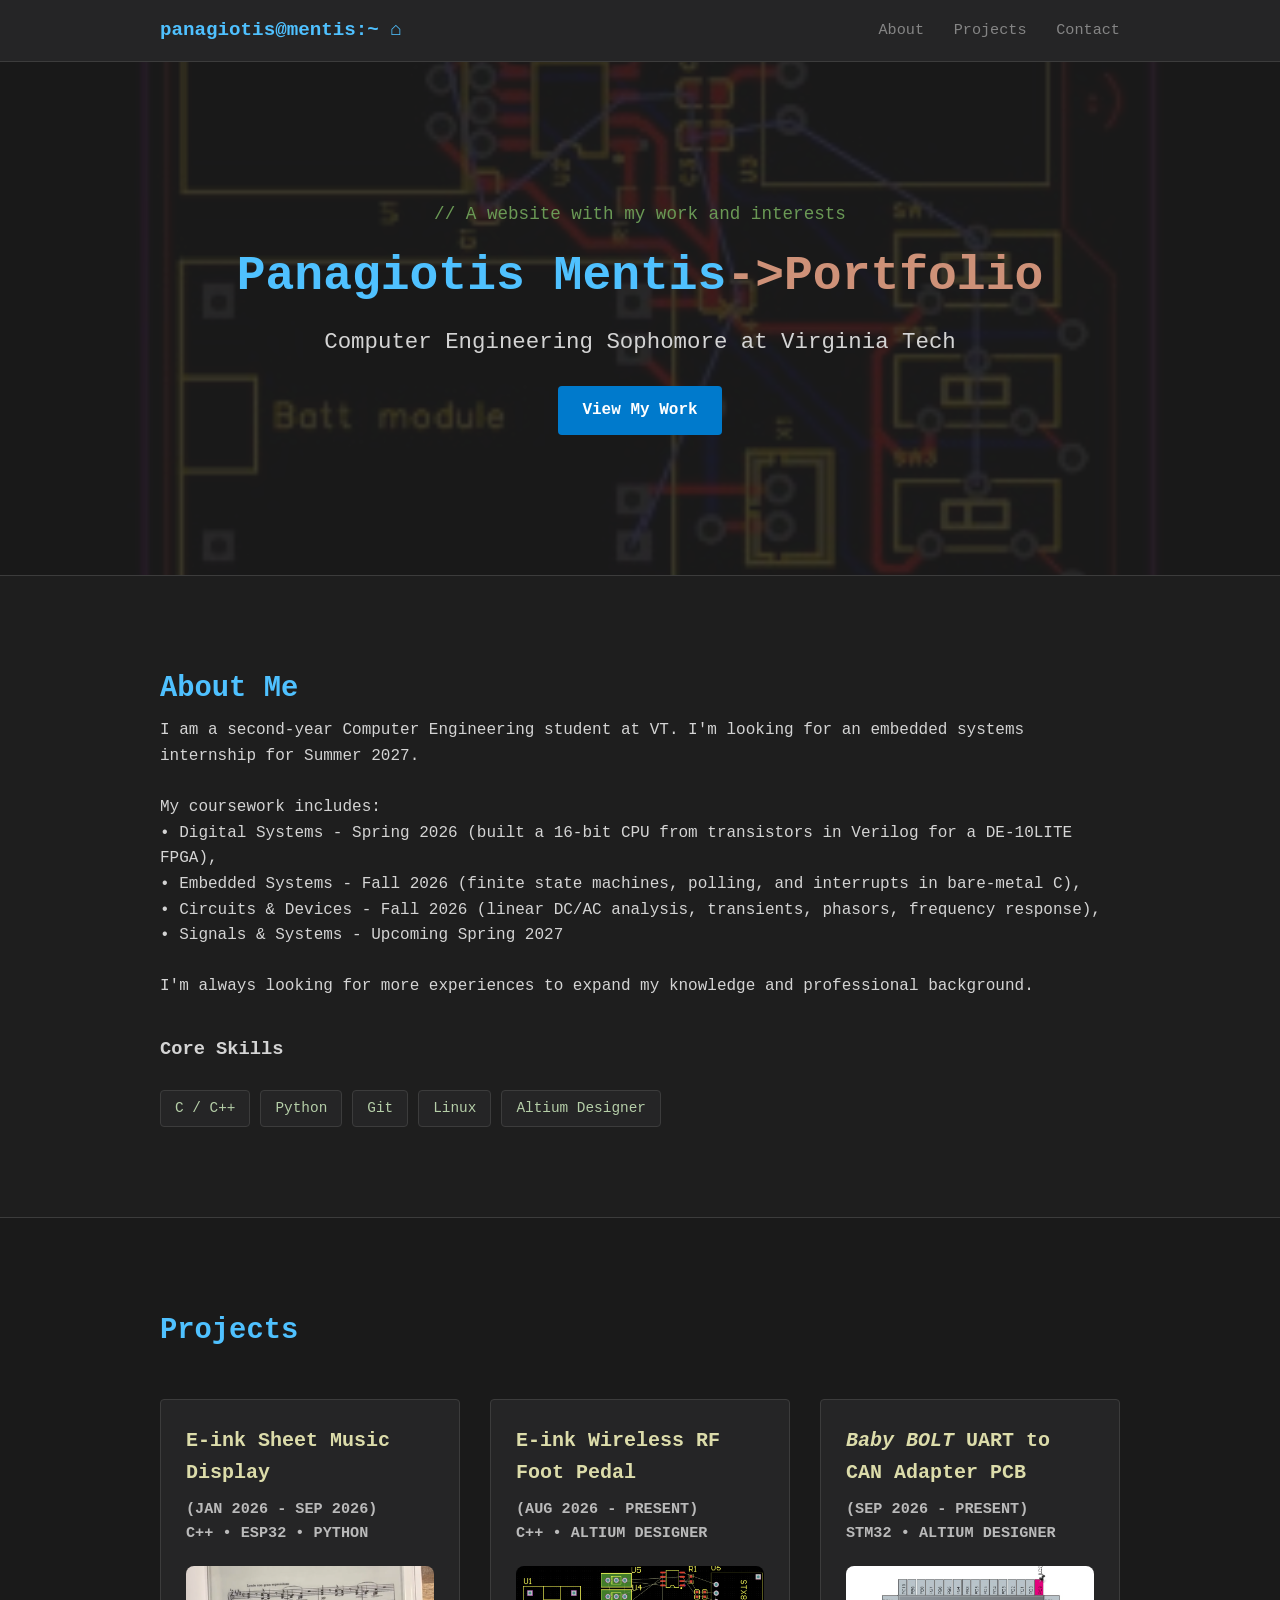
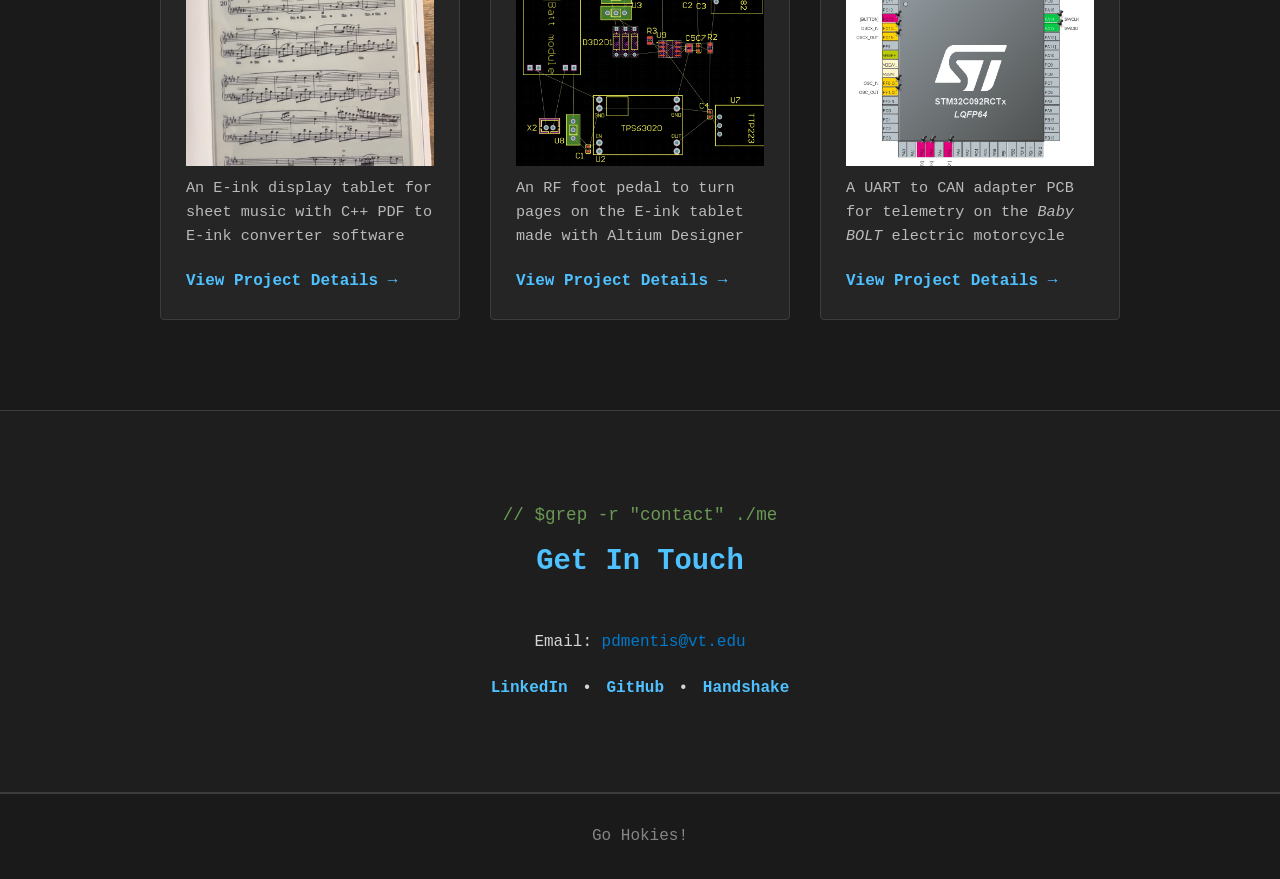
<file: index.html>
<!DOCTYPE html>
<html lang="en">
<head>
    <meta charset="UTF-8">
    <meta name="viewport" content="width=device-width, initial-scale=1.0">
    <title>Panagiotis Mentis | Project Portfolio</title>
    <link rel="stylesheet" href="style.css">
</head>
<body>

    <header>
        <div class="nav-container">
            <a href="#" class="logo"><span class="highlight">panagiotis@mentis:~ ⌂</span></a>
            <nav>
                <a href="#about">About</a>
                <a href="#projects">Projects</a>
                <a href="#contact">Contact</a>
            </nav>
        </div>
    </header>

    <!-- Hero Section with Custom Background Image -->
    <section class="hero">
        <div class="hero-overlay"></div>
        <div class="hero-content">
            <p class="hero-accent">// A website with my work and interests</p>
            <h1> <span class="highlight">Panagiotis Mentis</span>->Portfolio</h1>
            <h2>Computer Engineering Sophomore at Virginia Tech</h2>
            <a href="#projects" class="btn">View My Work</a>
        </div>
    </section>

    <section id="about" class="section">
        <div class="container">
            <h2>About Me</h2>
            <p>I am a second-year Computer Engineering student at VT. I'm looking for an embedded systems internship for Summer 2027. 
                <br> <br> My coursework includes: <br>
                • Digital Systems - Spring 2026 (built a 16-bit CPU from transistors in Verilog for a DE-10LITE FPGA),  <br> 
                • Embedded Systems - Fall 2026 (finite state machines, polling, and interrupts in bare-metal C),  <br>
                • Circuits & Devices - Fall 2026 (linear DC/AC analysis, transients, phasors, frequency response), <br>
                • Signals & Systems - Upcoming Spring 2027 <br> <br>
                
                I'm always looking for more experiences to expand my knowledge and professional background.
            </p>
            
            <h3>Core Skills</h3>
            <div class="skills-grid">
                <span class="skill-tag">C / C++</span>
                <span class="skill-tag">Python</span>
                <span class="skill-tag">Git</span>
                <span class="skill-tag">Linux</span>
                <span class="skill-tag">Altium Designer</span>
            </div>
        </div>
    </section>

    <section id="projects" class="section bg-alt">
        <div class="container">
            <h2>Projects</h2>
            <div class="projects-grid">
                
                <!-- Project 1 Card -->
                <div class="project-card">
                    <div class="card-header">
                        <!-- <span class="folder-icon">📁</span> -->
                        <h3>E-ink Sheet Music Display</h3>
                    </div>
                    <p class="project-tech">(Jan 2026 - Sep 2026)<br>C++ • ESP32 • Python</p>
                    <img src="images/project-1.jpg" alt="E-ink sheet music display image" class="project-image">
                    
                    <p>An E-ink display tablet for sheet music with C++ PDF to E-ink converter software</p>
                    <!-- <a href="project-1/index.html" class="project-link">View Project Details →</a> -->
                    <a href="https://github.com/PanagiotisMentis/EinkSheetMusic" target="_blank" class="project-link">View Project Details →</a>
                </div>

                <!-- Project 2 Card -->
                <div class="project-card">
                    <div class="card-header">
                        <!-- <span class="folder-icon">📁</span> -->
                        <h3>E-ink Wireless RF Foot Pedal</h3>
                    </div>
                    <p class="project-tech">(Aug 2026 - Present)<br>C++ • Altium Designer</p>
                    <img src="images/project-2.jpg" alt="E-ink foot pedal image" class="project-image">

                    <p>An RF foot pedal to turn pages on the E-ink tablet made with Altium Designer</p>
                    <a href="https://github.com/PanagiotisMentis/EinkFootPedal" target="_blank" class="project-link">View Project Details →</a>
                </div>

                <!-- Project 3 Card -->
                <div class="project-card">
                    <div class="card-header">
                        <!-- <span class="folder-icon">📁</span> -->
                        <h3><i>Baby BOLT</i> UART to CAN Adapter PCB</h3>
                    </div>
                    <p class="project-tech">(Sep 2026 - Present)<br>STM32 • Altium Designer</p>
                    <img src="images/project-3.jpg" alt="BOLT CAN adapter image" class="project-image">

                    <p>A UART to CAN adapter PCB for telemetry on the <i>Baby BOLT</i> electric motorcycle</p>
                    <a href="babybolt_project/index.html" target="_blank" class="project-link">View Project Details →</a>
                </div>

            </div>
        </div>
    </section>

    <section id="contact" class="section">
        <div class="container text-center">
            <p class="hero-accent">// $grep -r "contact" ./me</p>
            <h2>Get In Touch</h2>
            <p>Email: <a href="mailto:pdmentis@vt.edu" class="highlight-link">pdmentis@vt.edu</a></p>
            <div class="social-links">
                <a href="https://linkedin.com/in/panagiotismentis" target="_blank">LinkedIn</a> • 
                <a href="https://github.com/panagiotismentis" target="_blank">GitHub</a> • 
                <a href="https://app.joinhandshake.com/profiles/panagiotismentis" target="_blank">Handshake</a>
            </div>
        </div>
    </section>

    <footer>
        <p>Go Hokies!</p>
    </footer>

</body>
</html>
</file>
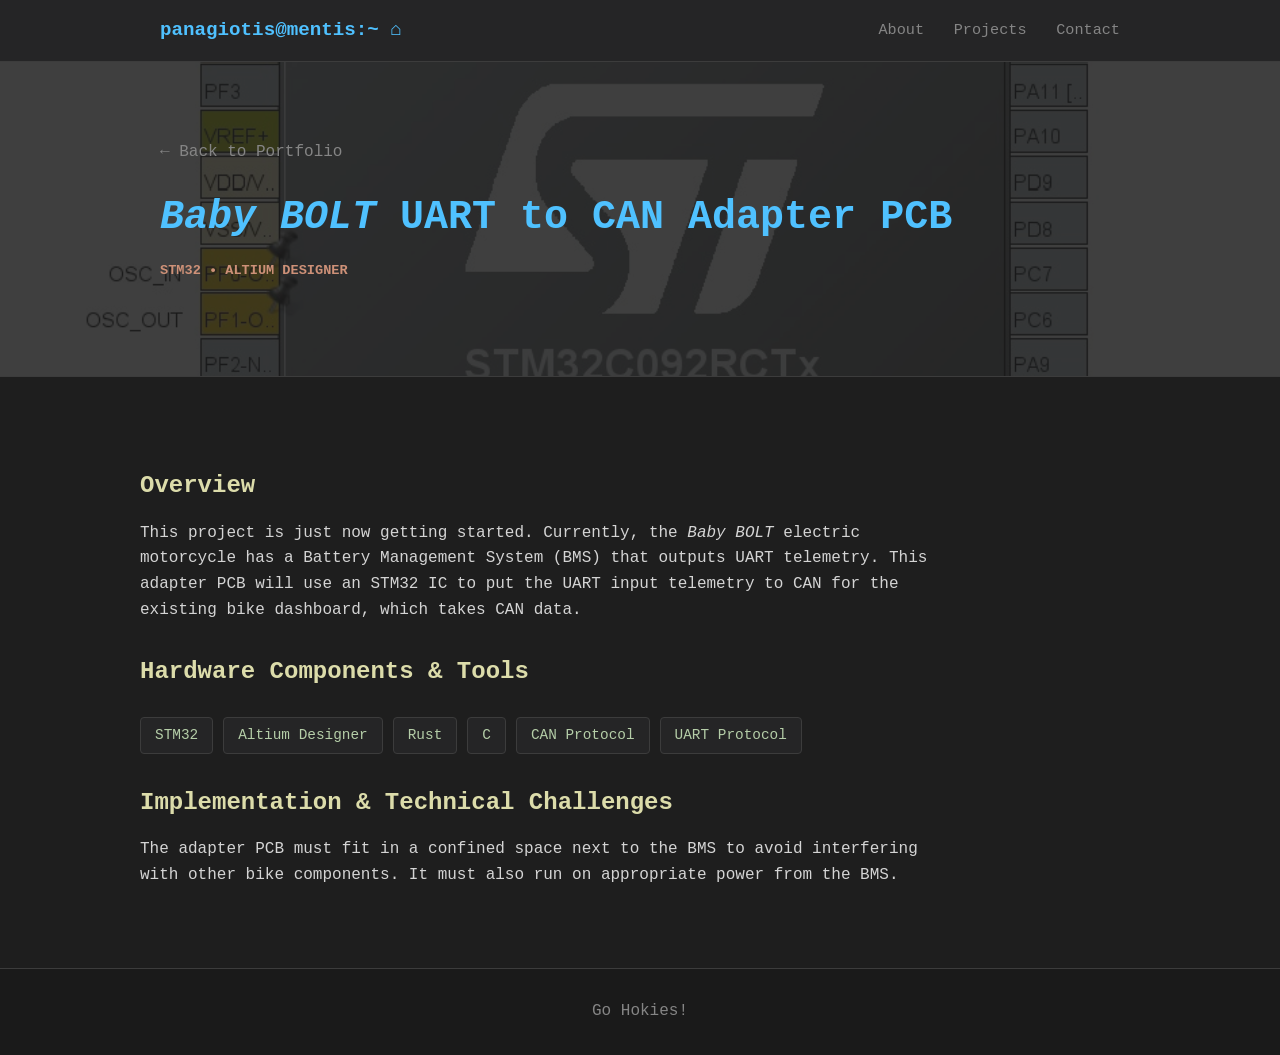
<file: babybolt_project/index.html>
<!DOCTYPE html>
<html lang="en">
<head>
    <meta charset="UTF-8">
    <meta name="viewport" content="width=device-width, initial-scale=1.0">
    <title>Project Title | Portfolio</title>
    <!-- Links backward one directory level to use your main theme CSS -->
    <link rel="stylesheet" href="../style.css"> 
</head>
<body>

    <header>
        <div class="nav-container">
            <a href="../index.html" class="logo"><span class="highlight">panagiotis@mentis:~ ⌂</span></a>
            <nav>
                <a href="../index.html#about">About</a>
                <a href="../index.html#projects">Projects</a>
                <a href="../index.html#contact">Contact</a>
            </nav>
        </div>
    </header>

    <!-- Project Specific Hero with Unique Header Image Inline Background -->
    <section class="project-sub-hero" style="background-image: url('./stm.jpg');">
        <div class="hero-overlay"></div>
        <div class="hero-content container">
            <a href="../index.html" class="back-btn">← Back to Portfolio</a>
            <h1><i>Baby BOLT</i> UART to CAN Adapter PCB</h1>
            <p class="project-tech">STM32 • Altium Designer</p>
        </div>
    </section>

    <!-- Deep-Dive Documentation Area -->
    <main class="project-details container">
        <h2>Overview</h2>
        <p>This project is just now getting started. Currently, the <i>Baby BOLT</i> electric motorcycle
            has a Battery Management System (BMS) that outputs UART telemetry. This adapter PCB will use an STM32
            IC to put the UART input telemetry to CAN for the existing bike dashboard, which takes CAN data. 
        </p>

        <h2>Hardware Components & Tools</h2>
        <div class="skills-grid">
            <span class="skill-tag">STM32</span>
            <span class="skill-tag">Altium Designer</span>
            <span class="skill-tag">Rust</span>
            <span class="skill-tag">C</span>
            <span class="skill-tag">CAN Protocol</span>
            <span class="skill-tag">UART Protocol</span>
        </div>

        <h2>Implementation & Technical Challenges</h2>
        <p>The adapter PCB must fit in a confined space next to the BMS to avoid interfering with other bike components.
            It must also run on appropriate power from the BMS.
        </p>
    </main>

    <footer>
        <p> Go Hokies!</p>
    </footer>

</body>
</html>
</file>
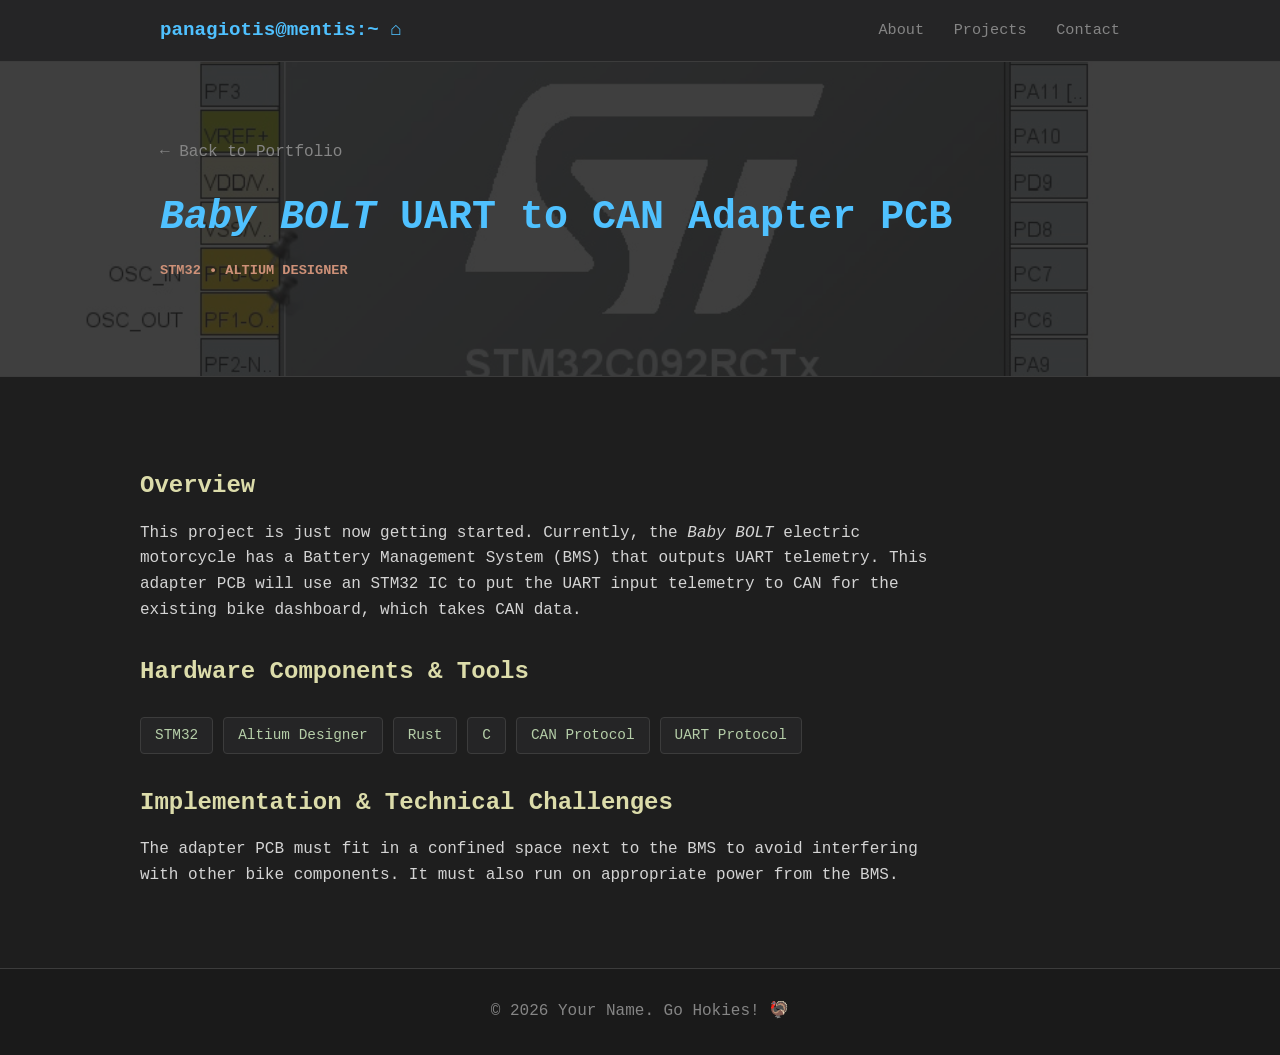
<file: project-3/index.html>
<!DOCTYPE html>
<html lang="en">
<head>
    <meta charset="UTF-8">
    <meta name="viewport" content="width=device-width, initial-scale=1.0">
    <title>Project Title | Portfolio</title>
    <!-- Links backward one directory level to use your main theme CSS -->
    <link rel="stylesheet" href="../style.css"> 
</head>
<body>

    <header>
        <div class="nav-container">
            <a href="../index.html" class="logo"><span class="highlight">panagiotis@mentis:~ ⌂</span></a>
            <nav>
                <a href="../index.html#about">About</a>
                <a href="../index.html#projects">Projects</a>
                <a href="../index.html#contact">Contact</a>
            </nav>
        </div>
    </header>

    <!-- Project Specific Hero with Unique Header Image Inline Background -->
    <section class="project-sub-hero" style="background-image: url('./stm.jpg');">
        <div class="hero-overlay"></div>
        <div class="hero-content container">
            <a href="../index.html" class="back-btn">← Back to Portfolio</a>
            <h1><i>Baby BOLT</i> UART to CAN Adapter PCB</h1>
            <p class="project-tech">STM32 • Altium Designer</p>
        </div>
    </section>

    <!-- Deep-Dive Documentation Area -->
    <main class="project-details container">
        <h2>Overview</h2>
        <p>This project is just now getting started. Currently, the <i>Baby BOLT</i> electric motorcycle
            has a Battery Management System (BMS) that outputs UART telemetry. This adapter PCB will use an STM32
            IC to put the UART input telemetry to CAN for the existing bike dashboard, which takes CAN data. 
        </p>

        <h2>Hardware Components & Tools</h2>
        <div class="skills-grid">
            <span class="skill-tag">STM32</span>
            <span class="skill-tag">Altium Designer</span>
            <span class="skill-tag">Rust</span>
            <span class="skill-tag">C</span>
            <span class="skill-tag">CAN Protocol</span>
            <span class="skill-tag">UART Protocol</span>
        </div>

        <h2>Implementation & Technical Challenges</h2>
        <p>The adapter PCB must fit in a confined space next to the BMS to avoid interfering with other bike components.
            It must also run on appropriate power from the BMS.
        </p>
    </main>

    <footer>
        <p>&copy; 2026 Your Name. Go Hokies! 🦃</p>
    </footer>

</body>
</html>
</file>
<file: style.css>
* {
    margin: 0;
    padding: 0;
    box-sizing: border-box;
    font-family: Consolas, "Courier New", monospace, sans-serif;
    scroll-behavior: smooth;
}

:root {
    --vscode-bg: #1E1E1E;
    --vscode-sidebar: #252526;
    --vscode-panel: #1A1A1A;
    --vscode-blue: #007ACC;
    --vscode-light-blue: #4FC1FF;
    --text-main: #D4D4D4;
    --text-muted: #858585;
    --border-color: #3C3C3C;
}

body {
    color: var(--text-main);
    background-color: var(--vscode-bg);
    line-height: 1.6;
}

.container {
    max-width: 1000px;
    margin: 0 auto;
    padding: 0 20px;
}

.text-center { text-align: center; }
.bg-alt { background-color: var(--vscode-panel); }
.highlight { color: var(--vscode-light-blue); }
.highlight-link { color: var(--vscode-blue); text-decoration: none; }
.highlight-link:hover { text-decoration: underline; }

/* Navigation */
header {
    background: var(--vscode-sidebar);
    border-bottom: 1px solid var(--border-color);
    position: fixed;
    width: 100%;
    top: 0;
    z-index: 1000;
}

.nav-container {
    display: flex;
    justify-content: space-between;
    align-items: center;
    max-width: 1000px;
    margin: 0 auto;
    padding: 15px 20px;
}

.logo {
    font-size: 1.2rem;
    font-weight: 700;
    color: var(--text-main);
    text-decoration: none;
}

nav a {
    margin-left: 20px;
    text-decoration: none;
    color: var(--text-muted);
    font-size: 0.95rem;
}

nav a:hover { color: var(--vscode-light-blue); }

/* Custom Photo Hero Section with Dark Tint Overlay */
.hero {
    position: relative;
    padding: 200px 20px 140px;
    background-image: url('images/circuit-bg.jpg'); /* Name of your local image file */
    background-size: cover;
    background-position: center;
    background-repeat: no-repeat;
    text-align: center;
    border-bottom: 1px solid var(--border-color);
}

.hero-overlay {
    position: absolute;
    top: 0;
    left: 0;
    width: 100%;
    height: 100%;
    background-color: rgba(30, 30, 30, 0.85); /* Tints image dark to preserve VS Code style contrast */
    z-index: 1;
}

.hero-content {
    position: relative;
    z-index: 2;
}

.hero-accent { color: #6A9955; font-size: 1.1rem; margin-bottom: 10px; }
.hero h1 { font-size: 3rem; margin-bottom: 10px; color: #CE9178; }
.hero h2 { font-size: 1.4rem; color: var(--text-main); font-weight: 400; margin-bottom: 25px; }
.hero-bio { max-width: 630px; margin: 0 auto 35px; font-size: 1.05rem; color: var(--text-muted); }

.btn {
    background-color: var(--vscode-blue);
    color: white;
    padding: 12px 24px;
    text-decoration: none;
    border-radius: 4px;
    font-weight: 600;
    display: inline-block;
}
.btn:hover { background-color: #0062a3; }

/* Sections */
.project-image {
    width: 100%;
    height: 200px;
    object-fit: cover;
    display: block;
    border-radius: 8px 8px 0 0;
    margin-bottom: 10px;
}

.section { padding: 90px 0; border-bottom: 1px solid var(--border-color); }
.section h2 { font-size: 1.8rem; margin-bottom: 40px; color: var(--vscode-light-blue); display: inline-block; padding-bottom: 5px; }

/* Skills */
#about h3 {
    margin-top: 35px;
    margin-bottom: 15px;
}

#about h2 {
    margin-bottom: 1px;
}

.skills-grid { display: flex; flex-wrap: wrap; gap: 10px; margin-top: 25px; }
.skill-tag { background: var(--vscode-sidebar); border: 1px solid var(--border-color); color: #B5CEA8; padding: 6px 14px; border-radius: 4px; font-size: 0.9rem; }

/* Projects Grid */
.projects-grid {
    display: grid;
    grid-template-columns: repeat(auto-fit, minmax(300px, 1fr));
    gap: 30px;
}

.project-card {
    background: var(--vscode-sidebar);
    padding: 25px;
    border-radius: 4px;
    border: 1px solid var(--border-color);
    transition: transform 0.2s ease, border-color 0.2s ease;
}
.project-card:hover {
    transform: translateY(-2px);
    border-color: var(--vscode-blue);
}

.card-header { display: flex; align-items: center; gap: 10px; margin-bottom: 8px; }
.folder-icon { font-size: 1.2rem; }
.project-card h3 { color: #DCDCAA; font-size: 1.25rem; }
.project-tech { font-size: 0.85rem; color: #CE9178; font-weight: 600; margin-bottom: 15px; text-transform: uppercase; }
.project-card p { color: var(--text-main); opacity: 0.85; margin-bottom: 20px; font-size: 0.95rem; }
.project-link { text-decoration: none; color: var(--vscode-light-blue); font-weight: 600; }
.project-link:hover { text-decoration: underline; }

/* Subpage Template Specific Styles */
.project-sub-hero {
    position: relative;
    padding: 140px 20px 80px;
    background-size: cover;
    background-position: center;
    text-align: left;
    border-bottom: 1px solid var(--border-color);
}
.project-sub-hero h1 { color: var(--vscode-light-blue); font-size: 2.5rem; margin-bottom: 10px; }
.back-btn {
    display: inline-block;
    margin-bottom: 20px;
    color: var(--text-muted);
    text-decoration: none;
}
.back-btn:hover { color: var(--vscode-light-blue); }

.project-details { padding: 60px 0; }
.project-details h2 { color: #DCDCAA; font-size: 1.5rem; margin: 30px 0 15px; border: none; }
.project-details p { margin-bottom: 20px; color: var(--text-main); font-size: 1rem; max-width: 800px; }

.social-links { margin-top: 20px; }
.social-links a { text-decoration: none; color: var(--vscode-light-blue); font-weight: 600; margin: 0 5px; }

footer {
    background: var(--vscode-panel);
    color: var(--text-muted);
    text-align: center;
    padding: 30px 20px;
    border-top: 1px solid var(--border-color);
}

@media (max-width: 600px) {
    .hero h1 { font-size: 2.2rem; }
    .nav-container { flex-direction: column; gap: 10px; }
    nav a { margin: 0 10px; }
}
</file>
